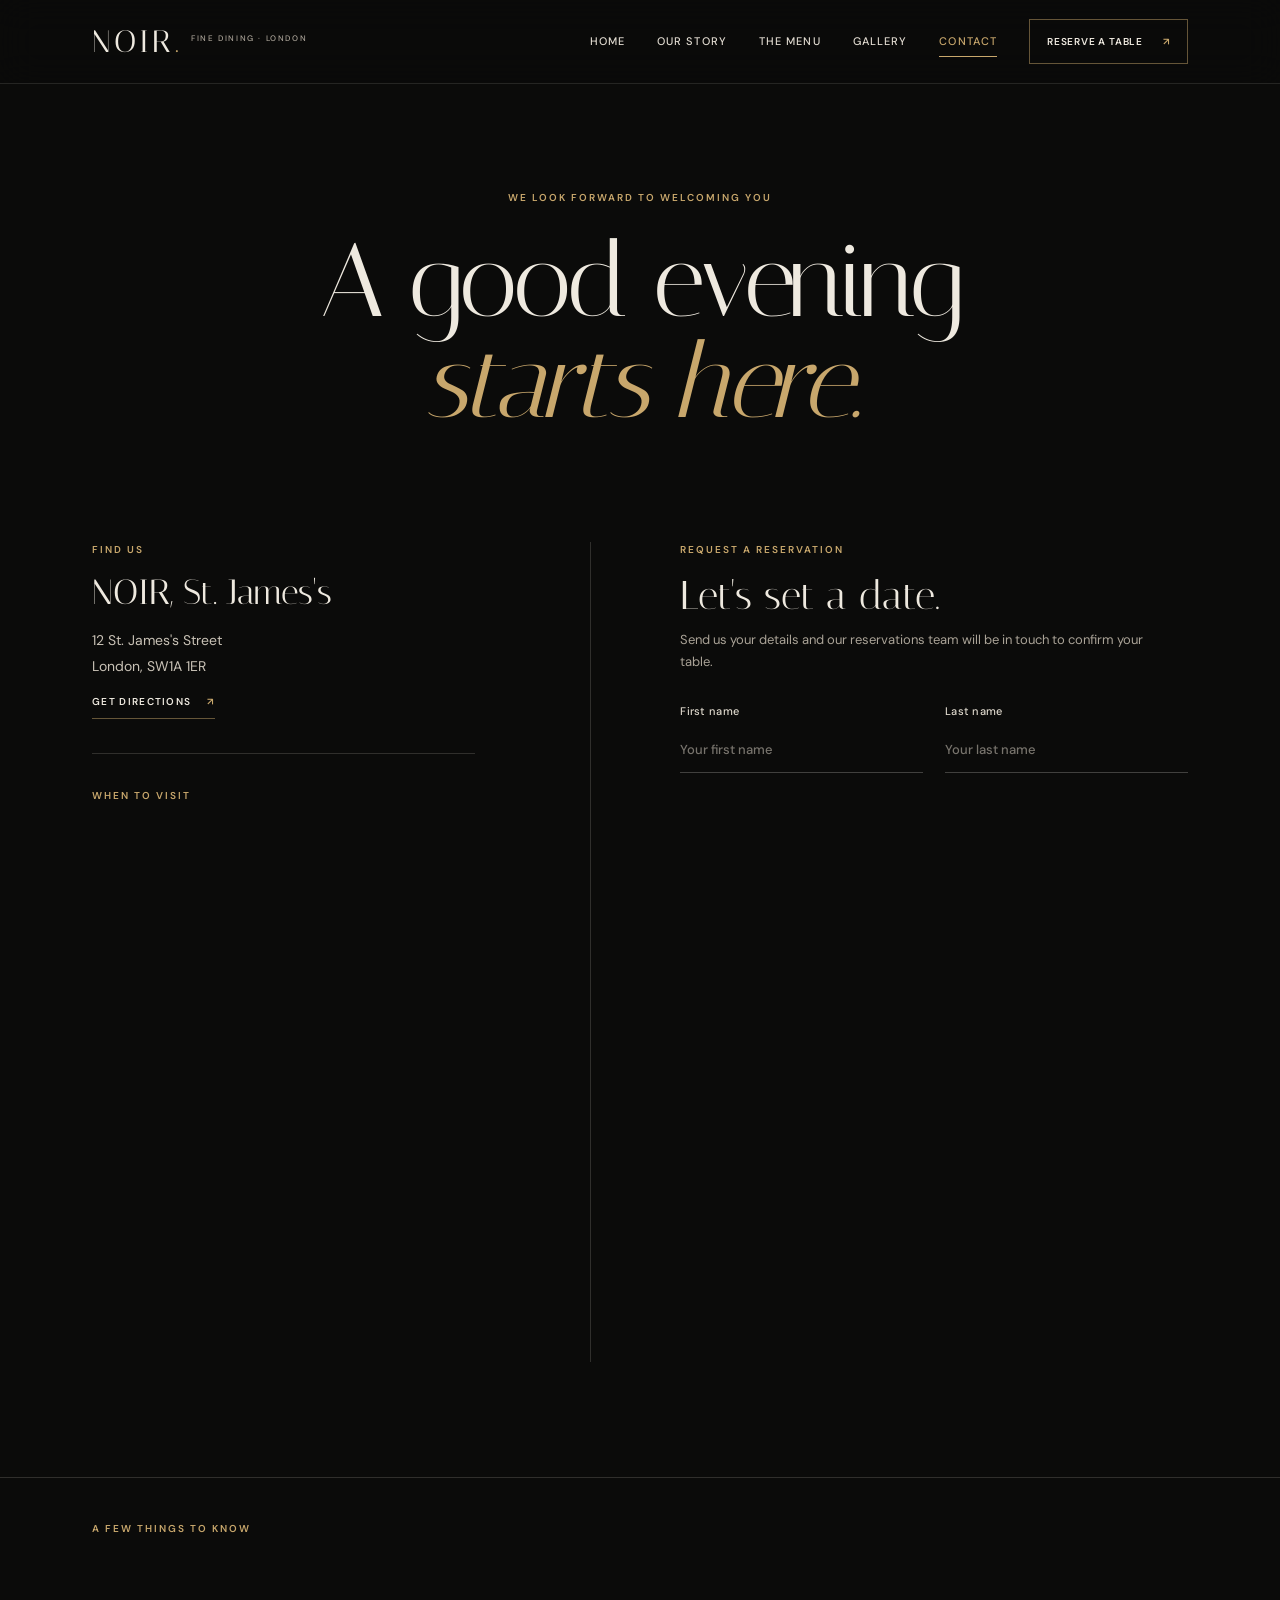
<file: noir/public/contact.html>
<!doctype html>
<html lang="en"><head><meta charset="utf-8"><meta name="viewport" content="width=device-width, initial-scale=1"><meta name="theme-color" content="#0b0b0a"><meta name="description" content="Plan an evening at NOIR Fine Dining. Find opening hours, directions and reservation details."><title>Contact & reservations — NOIR Fine Dining</title><link rel="stylesheet" href="css/style.css"></head><body>
<header class="site-header"><a class="wordmark" href="index.html">NOIR<span class="wordmark-dot">.</span><small>FINE DINING · LONDON</small></a><button class="menu-toggle" aria-label="Open navigation" aria-expanded="false"><span></span><span></span></button><nav class="main-nav" aria-label="Main navigation"><a href="index.html">Home</a><a href="about.html">Our story</a><a href="menu.html">The menu</a><a href="gallery.html">Gallery</a><a href="contact.html" aria-current="page">Contact</a><a class="nav-reserve" href="#reservation">Reserve a table <span>↗</span></a></nav></header>
<main><section class="contact-intro"><span class="eyebrow">WE LOOK FORWARD TO WELCOMING YOU</span><h1>A good evening<br><em>starts here.</em></h1></section><section class="contact-layout section-pad"><div class="contact-details"><span class="eyebrow">FIND US</span><h2>NOIR, St. James&apos;s</h2><p>12 St. James&apos;s Street<br>London, SW1A 1ER</p><a class="text-link" href="https://maps.google.com/?q=St+James%27s+Street+London" target="_blank" rel="noreferrer">Get directions <span>↗</span></a><span class="rule"></span><span class="eyebrow">WHEN TO VISIT</span><p>Tuesday — Saturday<br>18:00 until late</p><p class="contact-small">For parties of seven or more, please email<br><a href="mailto:hello@noir.example">hello@noir.example</a></p><span class="eyebrow contact-phone">SPEAK TO OUR TEAM</span><a class="contact-number" href="tel:+442079460812">+44 (0)20 7946 0812</a></div><form id="reservation" class="reservation-form" novalidate><span class="eyebrow">REQUEST A RESERVATION</span><h2>Let&apos;s set a date.</h2><p class="form-intro">Send us your details and our reservations team will be in touch to confirm your table.</p><div class="form-row"><label>First name<input name="firstName" autocomplete="given-name" required minlength="2" placeholder="Your first name"></label><label>Last name<input name="lastName" autocomplete="family-name" required minlength="2" placeholder="Your last name"></label></div><label>Email address<input type="email" name="email" autocomplete="email" required placeholder="you@example.com"></label><div class="form-row"><label>Date<input type="date" name="date" id="reservation-date" required></label><label>Preferred time<select name="time" required><option value="">Choose a time</option><option>18:00</option><option>18:30</option><option>19:00</option><option>19:30</option><option>20:00</option><option>20:30</option><option>21:00</option></select></label></div><label>Number of guests<select name="guests" required><option value="">Select guests</option><option>1 guest</option><option>2 guests</option><option>3 guests</option><option>4 guests</option><option>5 guests</option><option>6 guests</option></select></label><label>Anything we should know? <span class="optional">OPTIONAL</span><textarea name="notes" rows="3" placeholder="An occasion, a dietary note, a request…"></textarea></label><button class="button button-gold submit-button" type="submit">Send reservation request <span>↗</span></button><p class="form-note">We&apos;ll only use these details to respond to your request. This demonstration form does not send or store personal data.</p><div class="form-message" role="status" aria-live="polite"></div></form></section><section class="contact-bottom"><span class="eyebrow">A FEW THINGS TO KNOW</span><div><p><strong>Getting here</strong><br>Green Park and Piccadilly Circus stations are both a short walk away.</p><p><strong>Dietary needs</strong><br>We&apos;re happy to accommodate most requirements with advance notice.</p><p><strong>Dress</strong><br>Come as you are. We want you to feel comfortable here.</p></div></section></main>
<footer class="site-footer"><a class="wordmark" href="index.html">NOIR<span class="wordmark-dot">.</span><small>FINE DINING · LONDON</small></a><p>12 St. James&apos;s Street<br>London, SW1A 1ER</p><p>Tuesday — Saturday<br>18:00 until late</p><div class="footer-social"><a href="https://www.instagram.com/">IG ↗</a><a href="mailto:hello@noir.example">EMAIL ↗</a></div><span class="footer-copy">© NOIR 2026 &nbsp; · &nbsp; MADE WITH INTENTION</span></footer><script src="js/script.js" defer></script></body></html>
</file>
<file: noir/public/css/style.css>
@import url('https://fonts.googleapis.com/css2?family=DM+Sans:wght@400;500;600;700&family=Italiana&display=swap');

:root {
  color-scheme: dark;
  --ink: #0b0b0a;
  --ink-raised: #12120f;
  --ink-warm: #191813;
  --cream: #eee9df;
  --muted: #aaa397;
  --gold: #c8a76c;
  --gold-deep: #94784b;
  --line: rgba(238, 233, 223, 0.16);
  --line-gold: rgba(200, 167, 108, 0.48);
  --serif: 'Italiana', 'Times New Roman', serif;
  --sans: 'DM Sans', Arial, sans-serif;
  --gutter: clamp(24px, 7.2vw, 112px);
  --nav-height: 84px;
}

*, *::before, *::after { box-sizing: border-box; }
html { scroll-behavior: smooth; scroll-padding-top: calc(var(--nav-height) + 20px); overflow-x: clip; }
body { margin: 0; background: var(--ink); color: var(--cream); font-family: var(--sans); font-size: 15px; line-height: 1.7; -webkit-font-smoothing: antialiased; }
body, button, input, select, textarea { font-family: var(--sans); }
img { display: block; max-width: 100%; }
button, input, select, textarea { font: inherit; }
a { color: inherit; text-decoration: none; }
button { color: inherit; }
::selection { color: var(--ink); background: var(--gold); }
:focus-visible { outline: 2px solid var(--gold); outline-offset: 4px; }

.site-header {
  position: fixed;
  z-index: 20;
  inset: 0 0 auto;
  height: var(--nav-height);
  padding-inline: var(--gutter);
  display: flex;
  align-items: center;
  justify-content: space-between;
  border-bottom: 1px solid rgba(238, 233, 223, 0.12);
  background: rgba(11, 11, 10, 0.72);
  backdrop-filter: blur(18px);
  -webkit-backdrop-filter: blur(18px);
  transition: background 300ms ease, border-color 300ms ease;
}
.site-header.is-scrolled { background: rgba(11, 11, 10, 0.94); border-color: var(--line); }
.wordmark { display: inline-flex; align-items: flex-start; flex-shrink: 0; font: 400 31px/1 var(--serif); letter-spacing: 0.11em; }
.wordmark-dot { color: var(--gold); }
.wordmark small { margin: 8px 0 0 10px; color: var(--muted); font: 500 8px/1 var(--sans); letter-spacing: 0.2em; white-space: nowrap; }
.main-nav { display: flex; align-items: center; gap: clamp(18px, 2.5vw, 38px); }
.main-nav > a:not(.nav-reserve) { position: relative; padding: 9px 0; color: #e1dbd0; font-size: 11px; font-weight: 500; letter-spacing: 0.1em; text-transform: uppercase; transition: color 220ms ease; }
.main-nav > a:not(.nav-reserve)::after { position: absolute; right: 0; bottom: 3px; left: 0; height: 1px; background: var(--gold); content: ''; transform: scaleX(0); transform-origin: left; transition: transform 260ms ease; }
.main-nav > a:not(.nav-reserve):hover, .main-nav > a[aria-current='page'] { color: var(--gold); }
.main-nav > a:not(.nav-reserve):hover::after, .main-nav > a[aria-current='page']::after { transform: scaleX(1); }
.nav-reserve { display: inline-flex; align-items: center; gap: 20px; min-height: 45px; padding: 0 17px; border: 1px solid var(--line-gold); color: var(--cream); font-size: 10px; font-weight: 600; letter-spacing: 0.08em; text-transform: uppercase; transition: background 220ms ease, color 220ms ease, border-color 220ms ease; }
.nav-reserve span, .button span, .text-link span { color: var(--gold); transition: transform 220ms ease, color 220ms ease; }
.nav-reserve:hover { border-color: var(--gold); background: var(--gold); color: var(--ink); }
.nav-reserve:hover span, .button:hover span { color: currentColor; transform: translate(2px, -2px); }
.menu-toggle { display: none; width: 44px; height: 44px; padding: 11px; border: 1px solid var(--line); background: transparent; cursor: pointer; }
.menu-toggle span { display: block; height: 1px; margin: 6px 0; background: var(--cream); transition: transform 220ms ease; }
.menu-toggle[aria-expanded='true'] span:first-child { transform: translateY(3.5px) rotate(45deg); }
.menu-toggle[aria-expanded='true'] span:last-child { transform: translateY(-3.5px) rotate(-45deg); }

main { overflow: clip; }
.eyebrow { display: inline-flex; align-items: center; gap: 12px; color: var(--gold); font-size: 10px; font-weight: 600; letter-spacing: 0.2em; line-height: 1.5; text-transform: uppercase; }
.section-pad { padding-inline: var(--gutter); }
h1, h2, h3, p, figure, blockquote { margin-top: 0; }
h1, h2 { font-family: var(--serif); font-weight: 400; }
h1 em, h2 em, blockquote em { color: var(--gold); font-weight: 400; }
.button { display: inline-flex; align-items: center; justify-content: space-between; gap: 26px; min-height: 52px; padding: 0 21px; border: 1px solid var(--line-gold); font-size: 10px; font-weight: 600; letter-spacing: 0.13em; text-transform: uppercase; transition: background 220ms ease, color 220ms ease, border-color 220ms ease; }
.button-gold { border-color: var(--gold); background: var(--gold); color: var(--ink); }
.button-gold span { color: var(--ink); }
.button-gold:hover { border-color: #dcc08c; background: #dcc08c; }
.button:not(.button-gold):hover { border-color: var(--gold); background: var(--gold); color: var(--ink); }
.text-link { display: inline-flex; align-items: center; gap: 16px; padding: 0 0 8px; border-bottom: 1px solid var(--line-gold); color: var(--cream); font-size: 10px; font-weight: 600; letter-spacing: 0.13em; text-transform: uppercase; transition: color 220ms ease, border-color 220ms ease; }
.text-link:hover { border-color: var(--gold); color: var(--gold); }
.text-link:hover span { transform: translate(2px, -2px); }
.rule { display: block; width: 42px; height: 1px; background: var(--gold); }
.small-index { color: var(--muted); font-size: 9px; letter-spacing: 0.16em; }

.hero { position: relative; display: flex; min-height: 680px; height: 100svh; max-height: 1060px; align-items: center; overflow: hidden; background: #12110e; }
.hero-image, .hero-shade { position: absolute; inset: 0; }
.hero-image { background-image: url('https://images.unsplash.com/photo-1414235077428-338989a2e8c0?auto=format&fit=crop&w=2400&q=90'); background-position: center 54%; background-size: cover; animation: hero-image-drift 18s ease-out both; }
.hero-shade { background: linear-gradient(90deg, rgba(7, 7, 6, 0.76) 0%, rgba(7, 7, 6, 0.48) 42%, rgba(7, 7, 6, 0.1) 100%), linear-gradient(0deg, rgba(7, 7, 6, 0.56), transparent 34%); }
.hero-content { position: relative; z-index: 1; width: min(820px, 78vw); margin: 30px 0 0 clamp(28px, 14.2vw, 220px); animation: content-arrive 900ms 100ms both; }
.hero-content .eyebrow { margin-bottom: 25px; }
.hero-content .eyebrow span { display: block; width: 25px; height: 1px; background: var(--gold); }
.hero h1 { max-width: 820px; margin: 0 0 27px; font-size: clamp(72px, 10.4vw, 146px); letter-spacing: -0.035em; line-height: 0.88; }
.hero h1 em { display: inline-block; margin-top: 8px; }
.hero-copy { margin-bottom: 31px; color: rgba(238, 233, 223, 0.86); font-size: 15px; line-height: 1.9; }
.hero-content .button { min-width: 255px; }
.hero-foot { position: absolute; z-index: 2; right: var(--gutter); bottom: 25px; left: var(--gutter); display: flex; align-items: center; justify-content: space-between; min-height: 42px; border-top: 1px solid rgba(238, 233, 223, 0.26); color: rgba(238, 233, 223, 0.68); font-size: 9px; letter-spacing: 0.16em; }
.hero-foot a { color: var(--cream); transition: color 200ms ease; }
.hero-foot a:hover { color: var(--gold); }

.intro { display: grid; grid-template-columns: minmax(130px, 0.55fr) minmax(280px, 1.25fr) minmax(300px, 1fr); gap: clamp(28px, 5vw, 74px); align-items: start; padding-top: 145px; padding-bottom: 150px; }
.intro-side, .story-aside { display: flex; flex-direction: column; align-items: flex-start; gap: 24px; padding-top: 11px; }
.intro-main { padding-top: 0; }
.intro-main h2, .story-copy h2 { margin: 0 0 22px; font-size: clamp(39px, 5vw, 65px); letter-spacing: -0.025em; line-height: 1.06; }
.intro-main > p, .story-copy p { max-width: 500px; margin-bottom: 25px; color: #bdb7ac; font-size: 14px; line-height: 1.95; }
.intro-image { position: relative; margin: 50px 0 0; overflow: hidden; }
.intro-image img { width: 100%; aspect-ratio: 0.84; object-fit: cover; filter: saturate(0.82) brightness(0.88); transition: transform 800ms cubic-bezier(0.2, 0.65, 0.25, 1), filter 500ms ease; }
.intro-image:hover img { transform: scale(1.035); filter: saturate(0.96) brightness(0.98); }
.intro-image figcaption { position: absolute; right: 18px; bottom: 16px; left: 18px; color: #fff; font-size: 9px; letter-spacing: 0.16em; text-shadow: 0 1px 8px rgba(0,0,0,.45); }

.signature { padding-top: 20px; padding-bottom: 145px; }
.section-heading { display: flex; align-items: end; justify-content: space-between; gap: 28px; margin-bottom: 53px; }
.section-heading h2 { margin: 13px 0 0; font-size: clamp(43px, 5.7vw, 74px); letter-spacing: -0.025em; line-height: 1.05; }
.signature-grid { display: grid; grid-template-columns: repeat(3, minmax(0, 1fr)); gap: clamp(18px, 3.2vw, 48px); align-items: start; }
.dish-offset { margin-top: 82px; }
.dish-card { min-width: 0; }
.dish-photo { position: relative; overflow: hidden; background: var(--ink-warm); }
.dish-photo img { width: 100%; aspect-ratio: 0.82; object-fit: cover; filter: saturate(0.82); transition: transform 850ms cubic-bezier(0.2, 0.65, 0.25, 1), filter 500ms ease; }
.dish-card:hover .dish-photo img { transform: scale(1.045); filter: saturate(1); }
.dish-photo > span { position: absolute; top: 15px; left: 16px; color: white; font-size: 9px; letter-spacing: 0.16em; text-shadow: 0 1px 8px rgba(0,0,0,.5); }
.dish-meta { padding: 19px 0 0; border-top: 1px solid var(--line-gold); margin-top: 12px; }
.dish-meta h3 { margin: 0 0 5px; font: 400 24px/1.25 var(--serif); }
.dish-meta p { margin: 0; color: var(--muted); font-size: 12px; letter-spacing: 0.015em; }

.table-experience { padding-top: 125px; padding-bottom: 135px; border-top: 1px solid var(--line); border-bottom: 1px solid var(--line); background: var(--ink-raised); }
.table-experience-heading { max-width: 760px; margin-bottom: 48px; }
.table-experience-heading h2 { margin: 15px 0 0; font-size: clamp(48px, 6.2vw, 78px); letter-spacing: -0.025em; line-height: 1.04; }
.table-experience-layout { display: grid; grid-template-columns: minmax(240px, 0.62fr) minmax(0, 1.38fr); align-items: center; gap: 7%; }
.table-experience-copy { max-width: 390px; }
.table-experience-copy > p:first-child { margin: 0 0 22px; color: #d1cabc; font: 400 21px/1.62 var(--serif); }
.scene-instructions { margin: 0 0 24px; color: var(--muted); font-size: 12px; line-height: 1.8; }
.scene-controls { display: flex; align-items: center; gap: 9px; margin: 0 0 29px; }
.scene-controls button { min-width: 46px; min-height: 44px; border: 1px solid var(--line-gold); background: transparent; color: var(--cream); font-size: 12px; cursor: pointer; transition: color 180ms ease, background 180ms ease, border-color 180ms ease; }
.scene-controls button:hover { border-color: var(--gold); background: var(--gold); color: var(--ink); }
.scene-controls [data-scene-reset] { min-width: 96px; }
.scene-controls button:disabled { opacity: 0.45; cursor: not-allowed; }
.table-scene-frame { position: relative; min-height: 500px; aspect-ratio: 1.42 / 1; overflow: hidden; border: 1px solid var(--line); background: #17140f; }
.table-scene-frame::before { position: absolute; z-index: 1; inset: 0; border: 1px solid rgba(200,167,108,.08); content: ''; pointer-events: none; }
#table-scene { position: absolute; z-index: 2; inset: 0; touch-action: none; outline: none; }
#table-scene canvas { display: block; width: 100%; height: 100%; outline: none; }
.table-scene-fallback { position: absolute; inset: 0; background: url('https://images.unsplash.com/photo-1414235077428-338989a2e8c0?auto=format&fit=crop&w=1400&q=80') center / cover; filter: brightness(.68) saturate(.75); transition: opacity 700ms ease; }
.table-scene-frame.is-ready .table-scene-fallback { opacity: 0; }
.scene-status { position: absolute; z-index: 3; bottom: 12px; left: 18px; color: rgba(238,233,223,.65); font-size: 10px; letter-spacing: .06em; pointer-events: none; }
.table-scene-frame.is-ready .scene-status { opacity: 0; transition: opacity 300ms ease; }

.quote-band { display: flex; flex-direction: column; align-items: center; justify-content: center; min-height: 430px; padding: 90px var(--gutter); text-align: center; }
.quote-band blockquote { margin: 23px 0 20px; font: 400 clamp(37px, 5.7vw, 70px)/1.18 var(--serif); letter-spacing: -0.02em; }
.quote-credit { color: var(--muted); font-size: 9px; letter-spacing: .18em; }
.visit-strip { display: flex; align-items: center; justify-content: space-between; gap: 36px; padding: 90px var(--gutter); border-top: 1px solid var(--line); border-bottom: 1px solid var(--line); background: #11110f; }
.visit-strip h2 { margin: 14px 0 0; font-size: clamp(43px, 5.6vw, 70px); letter-spacing: -.025em; line-height: 1.04; }

.page-hero { position: relative; display: flex; min-height: 620px; height: 76svh; max-height: 820px; align-items: flex-end; overflow: hidden; padding: 0 var(--gutter) 100px; background: var(--ink-warm); }
.page-hero .hero-image { background-image: url('https://images.unsplash.com/photo-1517248135467-4c7edcad34c4?auto=format&fit=crop&w=2000&q=85'); background-position: center 55%; filter: brightness(.72) saturate(.78); }
.page-hero .hero-shade { background: linear-gradient(0deg, rgba(8,8,7,.88), rgba(8,8,7,.1) 82%); }
.page-hero-content { position: relative; z-index: 1; max-width: 900px; }
.page-hero h1 { margin: 21px 0 13px; font-size: clamp(68px, 9vw, 116px); letter-spacing: -.035em; line-height: .95; }
.page-hero-content > p { color: #d1cabd; font: italic 18px var(--serif); }
.page-index { position: absolute; right: var(--gutter); bottom: 35px; z-index: 2; color: rgba(238,233,223,.72); font-size: 9px; letter-spacing: .16em; }
.story-block { display: grid; grid-template-columns: minmax(160px,.65fr) minmax(0,2fr); gap: 9%; padding-top: 130px; padding-bottom: 130px; }
.story-copy { max-width: 760px; }
.story-copy p { max-width: 650px; }
.values { display: grid; grid-template-columns: repeat(3,minmax(0,1fr)); gap: 38px; padding-top: 78px; padding-bottom: 95px; border-top: 1px solid var(--line); border-bottom: 1px solid var(--line); background: var(--ink-raised); }
.values article { padding-top: 18px; border-top: 1px solid var(--line-gold); transition: border-color 220ms ease, transform 220ms ease; }
.values article:hover { border-color: var(--gold); transform: translateY(-3px); }
.values article > span { color: var(--gold); font-size: 9px; letter-spacing: .15em; }
.values h3 { margin: 25px 0 8px; font: 400 29px/1.2 var(--serif); }
.values p { max-width: 290px; margin: 0; color: var(--muted); font-size: 13px; line-height: 1.85; }
.chef-feature { display: grid; grid-template-columns: 1fr 1fr; min-height: 540px; background: #171612; }
.chef-feature > img { width: 100%; height: 100%; min-height: 540px; object-fit: cover; filter: brightness(.78) saturate(.8); transition: filter 500ms ease; }
.chef-feature:hover > img { filter: brightness(.92) saturate(.95); }
.chef-feature > div { align-self: center; padding: clamp(35px, 7vw, 100px); }
.chef-feature blockquote { max-width: 570px; margin: 27px 0; font: 400 clamp(34px, 4vw, 54px)/1.22 var(--serif); }

.menu-page-intro, .gallery-intro, .contact-intro { padding: calc(var(--nav-height) + 100px) 20px 64px; text-align: center; }
.menu-page-intro h1, .gallery-intro h1, .contact-intro h1 { margin: 20px 0 16px; font-size: clamp(59px, 8.2vw, 104px); letter-spacing: -.035em; line-height: .98; }
.menu-page-intro > p, .gallery-intro > p { max-width: 520px; margin: 0 auto 20px; color: var(--muted); font-size: 14px; }
.menu-date { color: var(--gold); font-size: 9px; letter-spacing: .18em; }
.menu-board { padding-top: 45px; padding-bottom: 120px; }
.menu-controls { display: flex; align-items: center; justify-content: center; gap: clamp(20px, 5vw, 76px); margin: 0 auto 60px; border-bottom: 1px solid var(--line); }
.category-button { position: relative; min-height: 54px; padding: 0 2px; border: 0; background: transparent; color: var(--muted); font-size: 10px; font-weight: 600; letter-spacing: .16em; cursor: pointer; transition: color 180ms ease; }
.category-button::after { position: absolute; right: 0; bottom: -1px; left: 0; height: 1px; background: var(--gold); content: ''; transform: scaleX(0); transition: transform 220ms ease; }
.category-button:hover, .category-button.active { color: var(--cream); }
.category-button.active::after { transform: scaleX(1); }
.menu-content { min-height: 330px; overflow-x: clip; }
.menu-columns { display: grid; grid-template-columns: repeat(2,minmax(0,1fr)); gap: clamp(45px, 10vw, 150px); max-width: 1120px; margin: 0 auto; animation: content-arrive 360ms ease both; }
.menu-feature { position: relative; aspect-ratio: 1.72; margin: 0 0 24px; overflow: hidden; background: var(--ink-warm); }
.menu-feature::after { position: absolute; inset: 35% 0 0; background: linear-gradient(0deg,rgba(8,8,7,.78),transparent); content: ''; pointer-events: none; }
.menu-feature img { width: 100%; height: 100%; object-fit: cover; filter: saturate(.82) brightness(.83); transition: transform 800ms cubic-bezier(.2,.65,.25,1),filter 500ms ease; }
.menu-group:hover .menu-feature img { transform: scale(1.04); filter: saturate(1) brightness(.96); }
.menu-feature figcaption { position: absolute; z-index: 1; right: 18px; bottom: 15px; left: 18px; margin: 0; color: #fff; font-size: 9px; font-weight: 500; letter-spacing: .14em; line-height: 1.6; text-transform: uppercase; }
.menu-category-title { margin: 0 0 26px; padding-bottom: 17px; border-bottom: 1px solid var(--line-gold); color: var(--gold); font: 400 27px/1.2 var(--serif); }
.menu-entry { padding: 15px 0 17px; border-bottom: 1px solid rgba(238,233,223,.1); transition: border-color 180ms ease; }
.menu-entry:hover { border-color: var(--line-gold); }
.menu-entry-top { display: flex; align-items: baseline; justify-content: space-between; gap: 20px; }
.menu-entry h3 { margin: 0; color: var(--cream); font: 400 21px/1.3 var(--serif); }
.menu-entry .price { flex-shrink: 0; color: var(--gold); font-size: 12px; letter-spacing: .03em; }
.menu-entry p { margin: 5px 0 0; color: var(--muted); font-size: 12px; line-height: 1.65; }
.menu-note { max-width: 720px; margin: 55px auto 0; color: var(--muted); font-size: 11px; line-height: 1.8; text-align: center; }

.gallery-intro { padding-bottom: 34px; }
.gallery-grid { display: grid; grid-template-columns: repeat(12,minmax(0,1fr)); grid-auto-rows: clamp(135px, 16vw, 235px); gap: 16px; padding-top: 25px; padding-bottom: 125px; }
.gallery-item { position: relative; grid-column: span 4; grid-row: span 2; overflow: hidden; padding: 0; border: 0; background: var(--ink-warm); text-align: left; cursor: zoom-in; }
.gallery-item.gallery-tall { grid-row: span 3; }
.gallery-item.gallery-wide { grid-column: span 8; grid-row: span 2; }
.gallery-item img { width: 100%; height: 100%; object-fit: cover; filter: saturate(.78) brightness(.82); transition: transform 750ms cubic-bezier(.2,.65,.25,1), filter 500ms ease; }
.gallery-item::after { position: absolute; inset: 35% 0 0; background: linear-gradient(0deg,rgba(8,8,7,.68),transparent); content: ''; opacity: .88; transition: opacity 300ms ease; }
.gallery-item > span { position: absolute; z-index: 1; right: 20px; bottom: 17px; left: 20px; color: #fff; font-size: 9px; letter-spacing: .16em; }
.gallery-item:hover img, .gallery-item:focus-visible img { transform: scale(1.045); filter: saturate(1) brightness(.96); }
.gallery-item:hover::after { opacity: .55; }
.lightbox { position: fixed; width: min(92vw, 1200px); max-width: none; max-height: 90vh; padding: 0; border: 1px solid var(--line-gold); background: #090908; color: var(--cream); }
.lightbox::backdrop { background: rgba(3,3,3,.9); backdrop-filter: blur(6px); }
.lightbox img { width: 100%; max-height: 86vh; object-fit: contain; }
.lightbox-close { position: absolute; z-index: 1; top: 12px; right: 12px; display: grid; width: 42px; height: 42px; place-items: center; border: 1px solid rgba(238,233,223,.55); background: rgba(10,10,9,.75); color: white; font-size: 25px; line-height: 1; cursor: pointer; }

.contact-intro { padding-bottom: 55px; }
.contact-layout { display: grid; grid-template-columns: minmax(240px,.78fr) minmax(0,1.22fr); gap: clamp(45px, 9vw, 145px); padding-top: 38px; padding-bottom: 115px; }
.contact-details { display: flex; flex-direction: column; align-items: flex-start; }
.contact-details h2, .reservation-form h2 { margin: 16px 0 13px; font: 400 35px/1.15 var(--serif); }
.contact-details > p { margin-bottom: 13px; color: #c9c2b6; font-size: 14px; line-height: 1.9; }
.contact-details .rule { width: 100%; margin: 34px 0; background: var(--line); }
.contact-details .contact-small { margin-top: 25px; color: var(--muted); font-size: 12px; }
.contact-small a { color: var(--cream); text-decoration: underline; text-decoration-color: var(--gold-deep); text-underline-offset: 4px; }
.contact-phone { margin-top: 26px; }
.contact-number { margin-top: 9px; font: 400 22px var(--serif); }
.reservation-form { padding: 0 0 0 clamp(0px, 3vw, 40px); border-left: 1px solid var(--line); transition: border-color 220ms ease; }
.reservation-form > :not(.form-message) { margin-left: clamp(20px, 4vw, 58px); }
.reservation-form > .eyebrow { display: block; }
.reservation-form h2 { margin-bottom: 5px; font-size: 40px; }
.form-intro { max-width: 470px; margin-top: 10px; margin-bottom: 28px; color: var(--muted); font-size: 13px; }
.reservation-form label, .form-row label { display: flex; flex-direction: column; gap: 8px; margin-bottom: 19px; color: #ded8cc; font-size: 11px; font-weight: 500; letter-spacing: .025em; }
.form-row { display: grid; grid-template-columns: repeat(2,minmax(0,1fr)); gap: 22px; }
.reservation-form input, .reservation-form select, .reservation-form textarea { width: 100%; min-height: 45px; padding: 10px 0; border: 0; border-bottom: 1px solid rgba(238,233,223,.24); border-radius: 0; background: transparent; color: var(--cream); font-size: 13px; transition: border-color 180ms ease; }
.reservation-form textarea { min-height: 85px; resize: vertical; }
.reservation-form input::placeholder, .reservation-form textarea::placeholder { color: #77736c; }
.reservation-form input:focus, .reservation-form select:focus, .reservation-form textarea:focus { border-color: var(--gold); outline: 0; }
.reservation-form select option { background: #171612; color: var(--cream); }
.optional { margin-left: 7px; color: var(--muted); font-size: 9px; letter-spacing: .12em; }
.submit-button { margin-top: 4px; cursor: pointer; }
.form-note { margin-top: 17px; color: var(--muted); font-size: 10px; line-height: 1.7; }
.form-message { min-height: 24px; margin: 8px 0 0 clamp(20px,4vw,58px); color: #d9c79f; font-size: 12px; }
.form-message.error { color: #e6a59a; }
.contact-bottom { display: grid; grid-template-columns: .65fr 2fr; gap: 8%; padding: 43px var(--gutter) 75px; border-top: 1px solid var(--line); }
.contact-bottom > .eyebrow { align-self: start; }
.contact-bottom > div { display: grid; grid-template-columns: repeat(3,minmax(0,1fr)); gap: 30px; }
.contact-bottom p { margin: 0; color: var(--muted); font-size: 12px; line-height: 1.8; }
.contact-bottom strong { color: var(--cream); font-weight: 500; }

.site-footer { display: grid; grid-template-columns: 1.2fr 1fr 1fr 1fr; align-items: start; gap: 28px; padding: 55px var(--gutter) 24px; border-top: 1px solid var(--line); background: #090908; }
.site-footer .wordmark { font-size: 28px; }
.site-footer > p { margin: 0; color: var(--muted); font-size: 11px; line-height: 1.8; }
.footer-social { display: flex; justify-content: flex-end; gap: 20px; color: var(--cream); font-size: 9px; letter-spacing: .12em; }
.footer-social a { transition: color 180ms ease; }
.footer-social a:hover { color: var(--gold); }
.footer-copy { grid-column: 1 / -1; margin-top: 28px; padding-top: 17px; border-top: 1px solid rgba(238,233,223,.1); color: #77736c; font-size: 9px; letter-spacing: .13em; }

.scroll-reveal { opacity: 0; transform: translate3d(0,26px,0) scale(.985); transition: opacity 720ms ease, transform 720ms cubic-bezier(.2,.65,.25,1); transition-delay: calc(var(--reveal-order,0) * 75ms); }
.scroll-reveal[data-reveal='left'] { transform: translate3d(-24px,0,0); }
.scroll-reveal[data-reveal='right'] { transform: translate3d(24px,0,0); }
.scroll-reveal[data-reveal='scale'] { transform: scale(.96); }
.scroll-reveal.is-visible { opacity: 1; transform: none; }
@keyframes content-arrive { from { opacity: 0; transform: translateY(12px); } to { opacity: 1; transform: translateY(0); } }
@keyframes hero-image-drift { from { transform: scale(1.045); } to { transform: scale(1); } }

@media (max-width: 1040px) {
  :root { --gutter: clamp(28px,5vw,58px); }
  .main-nav { gap: 17px; }
  .main-nav > a:not(.nav-reserve) { font-size: 10px; }
  .nav-reserve { gap: 11px; padding-inline: 13px; }
  .intro { grid-template-columns: minmax(110px,.55fr) minmax(240px,1.2fr) minmax(240px,1fr); gap: 28px; }
  .dish-offset { margin-top: 48px; }
  .table-scene-frame { min-height: 440px; }
}
@media (max-width: 800px) {
  :root { --nav-height: 74px; --gutter: 7vw; }
  .site-header { padding-inline: 5.5%; }
  .menu-toggle { display: flex; flex-direction: column; justify-content: center; position: relative; z-index: 22; width: 48px; height: 48px; border: 0; }
  .menu-toggle span { width: 100%; margin: 4px 0; }
  .main-nav { position: absolute; inset: 100% 0 auto; display: flex; flex-direction: column; align-items: stretch; gap: 0; padding: 17px 7% 31px; border-top: 1px solid var(--line); border-bottom: 1px solid var(--line-gold); background: rgba(11,11,10,.98); visibility: hidden; opacity: 0; transform: translateY(-8px); transition: opacity 220ms ease, transform 220ms ease, visibility 220ms; }
  .main-nav.is-open { visibility: visible; opacity: 1; transform: translateY(0); }
  .main-nav > a:not(.nav-reserve) { padding: 15px 0; border-bottom: 1px solid var(--line); font-size: 15px; letter-spacing: 0.12em; }
  .nav-reserve { font-size: 12px; letter-spacing: 0.1em; }
  .main-nav > a:not(.nav-reserve)::after { bottom: 7px; right: auto; width: 42px; }
  .nav-reserve { justify-content: space-between; margin-top: 18px; min-height: 48px; }
  .hero { min-height: 690px; height: 94svh; }
  .hero-image { background-position: 58% center; }
  .hero-shade { background: linear-gradient(90deg,rgba(7,7,6,.78),rgba(7,7,6,.24)),linear-gradient(0deg,rgba(7,7,6,.55),transparent 42%); }
  .hero-content { width: 82vw; margin-left: 8%; }
  .hero h1 { font-size: clamp(69px,13vw,104px); }
  .intro { grid-template-columns: .55fr 1.4fr; padding-top: 105px; padding-bottom: 105px; }
  .intro-image { grid-column: 2; width: min(100%,430px); margin-top: 18px; }
  .signature { padding-bottom: 105px; }
  .signature-grid { gap: 18px; }
  .dish-offset { margin-top: 50px; }
  .dish-photo img { aspect-ratio: .76; }
  .table-experience { padding-top: 95px; padding-bottom: 100px; }
  .table-experience-layout { grid-template-columns: 1fr; gap: 34px; }
  .table-experience-copy { max-width: 580px; }
  .table-scene-frame { min-height: 460px; }
  .page-hero { min-height: 590px; padding-bottom: 92px; }
  .story-block { grid-template-columns: .65fr 2fr; gap: 6%; padding-top: 100px; padding-bottom: 100px; }
  .values { gap: 23px; padding-top: 65px; padding-bottom: 75px; }
  .chef-feature { min-height: 430px; }
  .chef-feature > img { min-height: 430px; }
  .chef-feature > div { padding: 38px; }
  .contact-layout { grid-template-columns: .8fr 1.2fr; gap: 45px; }
  .site-footer { grid-template-columns: 1fr 1fr; row-gap: 26px; }
}
@media (max-width: 580px) {
  :root { --gutter: 24px; --nav-height: 70px; }
  .wordmark { font-size: 27px; }
  .wordmark small { margin-top: 7px; font-size: 7px; }
  .hero { min-height: 650px; height: 92svh; max-height: 820px; }
  .hero-content { width: 86%; margin: 45px 7% 0; }
  .hero-content .eyebrow { margin-bottom: 21px; font-size: 9px; }
  .hero h1 { margin-bottom: 21px; font-size: clamp(62px,14.5vw,86px); }
  .hero-copy { font-size: 13px; }
  .hero-content .button { min-width: 235px; }
  .hero-foot { right: 7%; left: 7%; bottom: 18px; font-size: 8px; }
  .hero-foot > span:first-child { display: none; }
  .hero-foot > a { margin-right: auto; }
  .hero-foot > span:last-child { margin-left: 15px; }
  .intro { display: block; padding-top: 82px; padding-bottom: 84px; }
  .intro-side { gap: 13px; margin-bottom: 31px; }
  .intro-main h2, .story-copy h2 { font-size: clamp(40px,10.5vw,55px); }
  .intro-main > p, .story-copy p { font-size: 13px; }
  .intro-image { width: 100%; margin: 36px 0 0; }
  .intro-image img { aspect-ratio: .95; }
  .signature { padding-top: 0; padding-bottom: 82px; }
  .section-heading { align-items: flex-start; flex-direction: column; margin-bottom: 31px; }
  .section-heading h2 { font-size: 47px; }
  .signature-grid { grid-template-columns: 1fr; gap: 31px; }
  .dish-offset { margin-top: 0; }
  .dish-photo img { aspect-ratio: 1.12; }
  .dish-meta h3 { font-size: 23px; }
  .table-experience { padding-top: 79px; padding-bottom: 84px; }
  .table-experience-heading { margin-bottom: 28px; }
  .table-experience-heading h2 { font-size: clamp(40px,10.5vw,54px); }
  .table-experience-copy > p:first-child { font-size: 19px; }
  .table-scene-frame { min-height: 345px; aspect-ratio: 1 / 1; }
  .scene-instructions { font-size: 11px; }
  .quote-band { min-height: 360px; padding-block: 75px; }
  .quote-band blockquote { font-size: clamp(34px,8.7vw,47px); }
  .visit-strip { align-items: flex-start; flex-direction: column; padding-block: 68px; }
  .visit-strip h2 { font-size: 50px; }
  .page-hero { min-height: 540px; height: 77svh; padding: 0 7% 83px; }
  .page-hero h1 { font-size: clamp(59px,13vw,82px); }
  .page-index { right: 7%; bottom: 22px; font-size: 8px; }
  .story-block { display: block; padding-top: 82px; padding-bottom: 82px; }
  .story-aside { gap: 13px; margin-bottom: 31px; }
  .values { grid-template-columns: 1fr; gap: 25px; padding-top: 49px; padding-bottom: 55px; }
  .values h3 { margin-top: 17px; }
  .chef-feature { grid-template-columns: 1fr; }
  .chef-feature > img { min-height: 340px; max-height: 440px; }
  .chef-feature > div { padding: 45px 7%; }
  .chef-feature blockquote { font-size: 38px; }
  .menu-page-intro, .gallery-intro, .contact-intro { padding: calc(var(--nav-height) + 74px) 7% 43px; }
  .menu-page-intro h1, .gallery-intro h1, .contact-intro h1 { font-size: clamp(53px,12vw,73px); }
  .menu-page-intro > p, .gallery-intro > p { font-size: 13px; }
  .menu-board { padding-top: 22px; padding-bottom: 85px; }
  .menu-controls { justify-content: space-between; gap: 12px; margin-bottom: 35px; }
  .category-button { min-height: 48px; font-size: 8px; letter-spacing: .12em; }
  .menu-columns { grid-template-columns: 1fr; gap: 39px; }
  .menu-entry h3 { font-size: 20px; }
  .menu-note { margin-top: 38px; text-align: left; }
  .gallery-grid { grid-template-columns: repeat(2,minmax(0,1fr)); grid-auto-rows: 150px; gap: 9px; padding-top: 15px; padding-bottom: 82px; }
  .gallery-item { grid-column: span 1; grid-row: span 2; }
  .gallery-item.gallery-wide { grid-column: span 2; grid-row: span 2; }
  .gallery-item.gallery-tall { grid-row: span 3; }
  .gallery-item > span { right: 11px; bottom: 11px; left: 11px; font-size: 8px; }
  .contact-intro { padding-bottom: 30px; }
  .contact-layout { grid-template-columns: 1fr; gap: 60px; padding-top: 22px; padding-bottom: 80px; }
  .contact-details .rule { margin: 25px 0; }
  .reservation-form { padding-left: 18px; }
  .reservation-form > :not(.form-message) { margin-left: 16px; }
  .reservation-form h2 { font-size: 36px; }
  .form-row { gap: 15px; }
  .form-row label { min-width: 0; }
  .contact-bottom { grid-template-columns: 1fr; gap: 23px; padding-top: 33px; padding-bottom: 55px; }
  .contact-bottom > div { grid-template-columns: 1fr; gap: 20px; }
  .site-footer { grid-template-columns: 1fr 1fr; gap: 21px 15px; padding-top: 38px; }
  .site-footer .wordmark { grid-column: 1 / -1; }
  .site-footer > p { font-size: 10px; }
  .footer-social { grid-column: 1 / -1; justify-content: flex-start; }
  .footer-copy { margin-top: 4px; font-size: 8px; }
}
@media (max-width: 360px) {
  :root { --gutter: 20px; }
  .hero-content { width: 90%; margin-inline: 5%; }
  .hero h1 { font-size: clamp(54px, 17vw, 62px); }
  .hero-content .button { min-width: 0; width: min(100%, 255px); gap: 16px; padding-inline: 15px; font-size: 9px; }
  .menu-page-intro h1, .gallery-intro h1, .contact-intro h1 { font-size: clamp(49px, 15vw, 58px); }
  .category-button { font-size: 9px; letter-spacing: .08em; }
  .menu-controls { gap: 8px; }
  .reservation-form { padding-left: 10px; }
  .reservation-form > :not(.form-message) { margin-left: 10px; }
  .form-row { gap: 10px; }
}
@media (prefers-reduced-motion: reduce) {
  *, *::before, *::after { scroll-behavior: auto !important; animation-duration: .01ms !important; animation-iteration-count: 1 !important; transition-duration: .01ms !important; }
  .scroll-reveal, .scroll-reveal.is-visible { opacity: 1; transform: none; }
}
</file>
